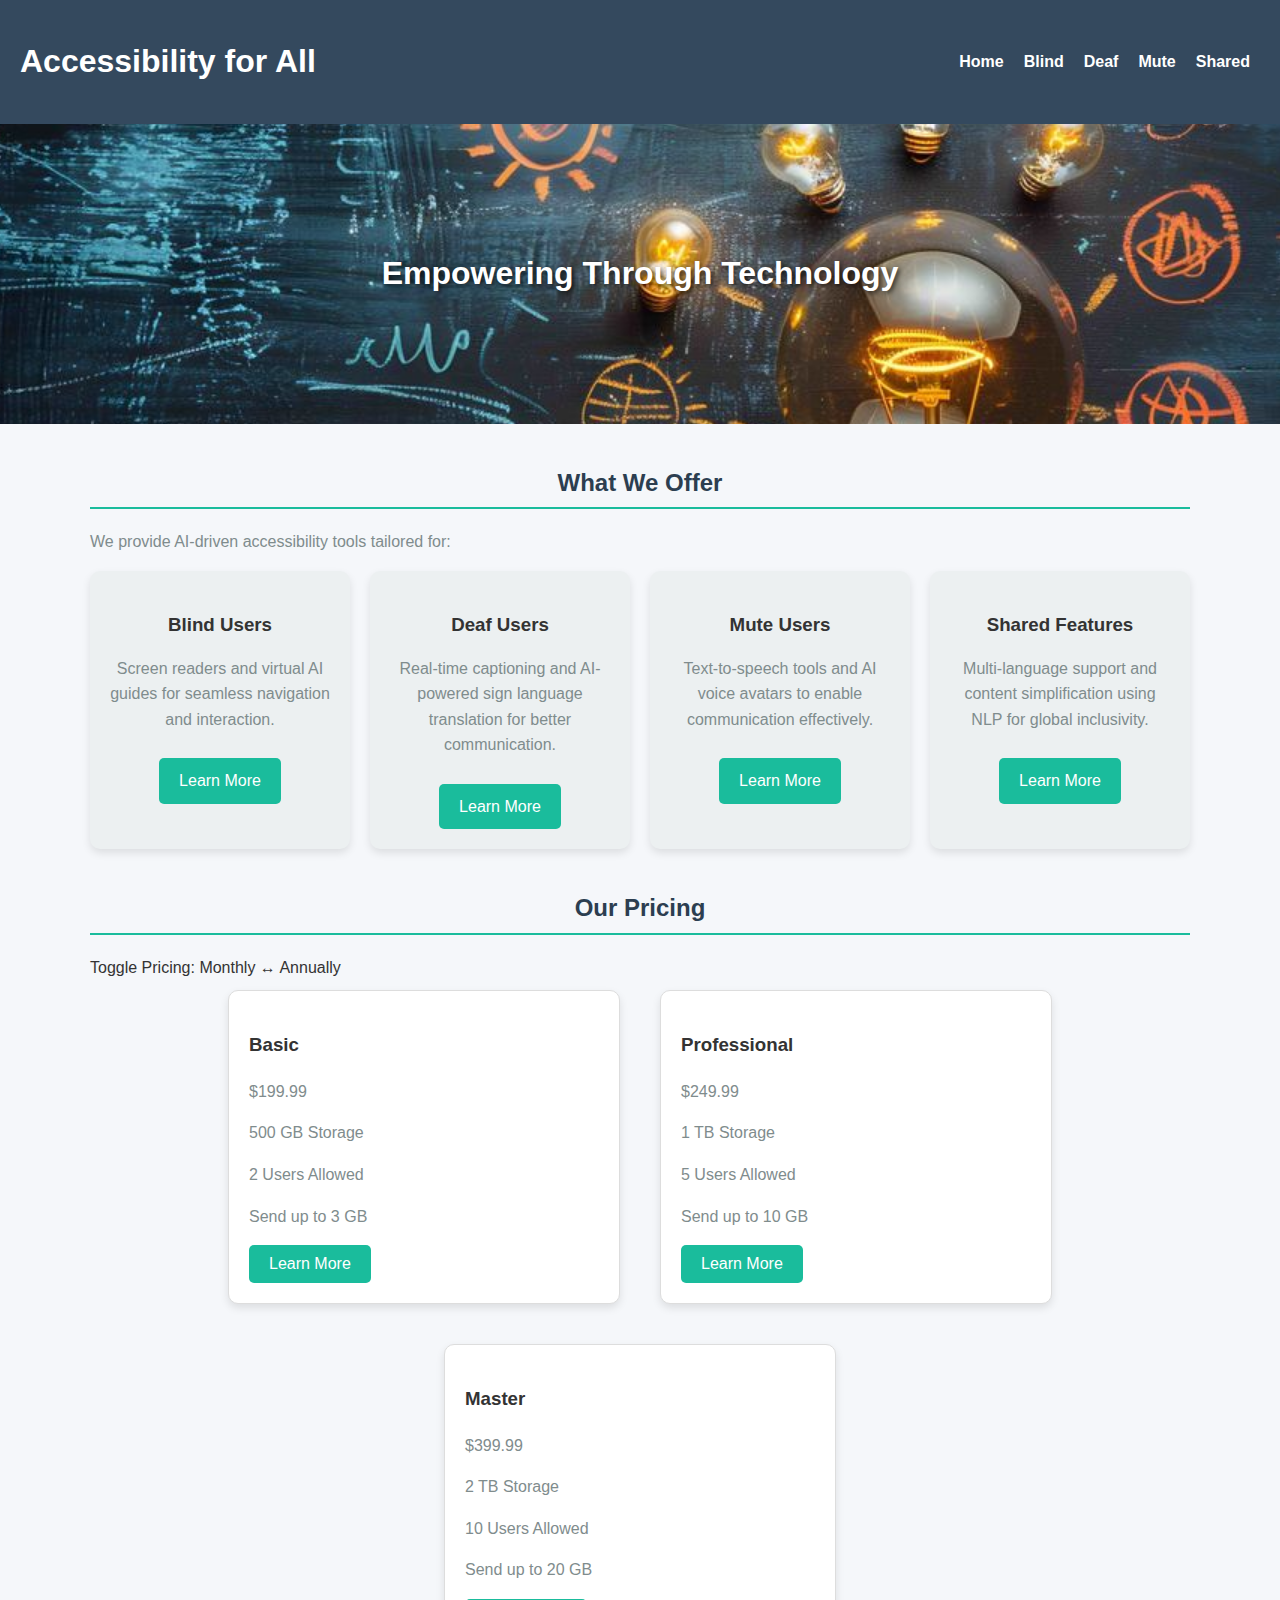
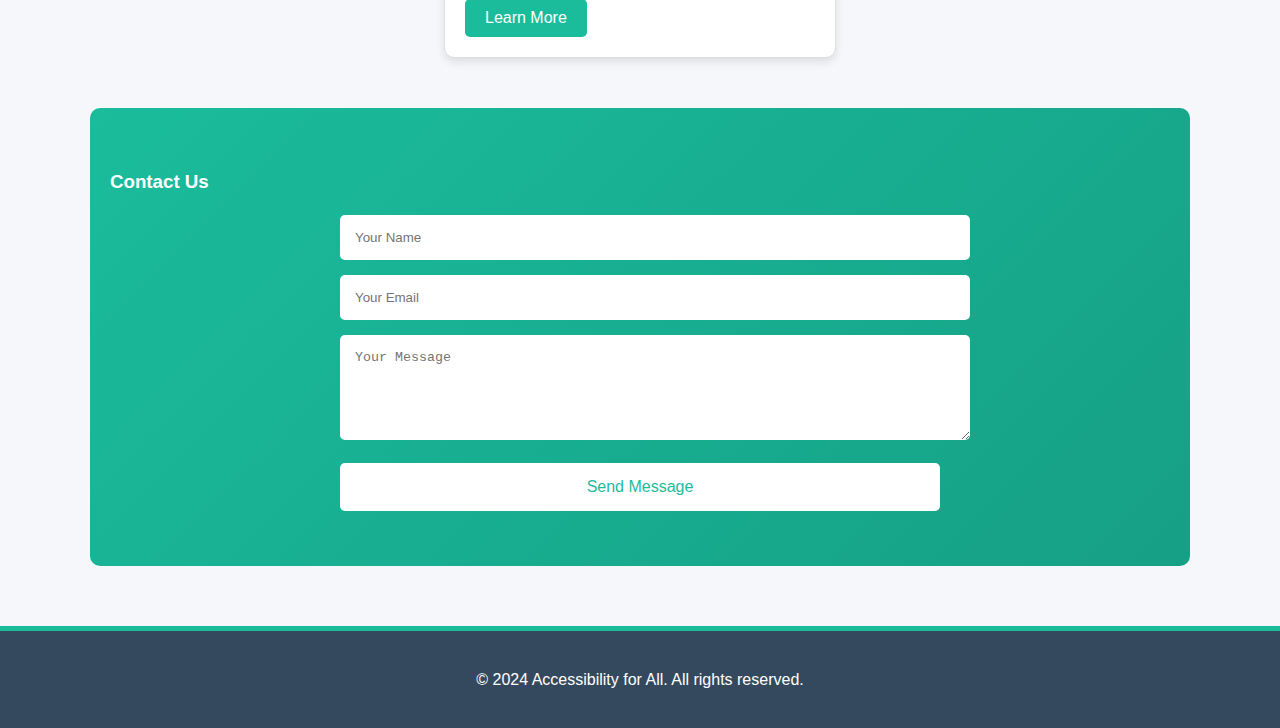
<file: index.html>
<!DOCTYPE html>
<html lang="en">
<head>
    <meta charset="UTF-8">
    <meta name="viewport" content="width=device-width, initial-scale=1.0">
    <title>Accessibility for All</title>
    <style>
        /* General Styling */
        body {
            font-family: Arial, sans-serif;
            margin: 0;
            padding: 0;
            line-height: 1.6;
            background: #f5f7fa;
            color: #333;
        }
    
        /* Navbar Styling */
        nav {
            background-color: #34495e;
            color: white;
            padding: 15px 20px;
            display: flex;
            justify-content: space-between;
            align-items: center;
            flex-wrap: wrap; /* Allows wrapping on smaller screens */
        }
    
        nav ul {
            list-style: none;
            display: flex;
            margin: 0;
            padding: 0;
            flex-wrap: wrap; /* Wraps items on smaller screens */
        }
    
        nav ul li {
            margin: 0 10px; /* Adjusted for tighter spacing */
        }
    
        nav ul li a {
            text-decoration: none;
            color: white;
            font-weight: bold;
            transition: color 0.3s ease;
        }
    
        nav ul li a:hover {
            color: #1abc9c;
        }
    
        /* Parallax Section */
        .parallax {
            background-image: url('emp.jpg'); /* Replace with your image */
            height: 300px;
            background-attachment: fixed;
            background-position: center;
            background-repeat: no-repeat;
            background-size: cover;
            display: flex;
            justify-content: center;
            align-items: center;
            text-align: center; /* Ensures text remains centered */
        }
    
        .parallax h2 {
            color: white;
            font-size: 2em;
            text-shadow: 2px 2px 5px rgba(0, 0, 0, 0.7);
            padding: 0 10px; /* For better spacing on smaller screens */
        }
    
        /* Content Styling */
        .container {
            max-width: 1100px;
            margin: auto;
            padding: 20px;
        }
    
        section {
            margin-bottom: 40px;
        }
    
        section h2 {
            color: #2c3e50;
            border-bottom: 2px solid #1abc9c;
            padding-bottom: 5px;
            text-align: center;
        }
    
        section p {
            color: #7f8c8d;
        }
    
        /* Features Section */
        .features {
            display: grid;
            grid-template-columns: repeat(auto-fit, minmax(250px, 1fr));
            gap: 20px;
        }
    
        .feature {
            background: #ecf0f1;
            padding: 20px;
            border-radius: 10px;
            box-shadow: 0 4px 8px rgba(0, 0, 0, 0.1);
            text-align: center;
            transition: transform 0.3s ease, box-shadow 0.3s ease;
        }
    
        .feature:hover {
            transform: scale(1.05);
            box-shadow: 0 8px 16px rgba(0, 0, 0, 0.2);
        }
    
        .feature h3 {
            margin-bottom: 10px;
        }
    
        .feature p {
            color: #7f8c8d;
        }
    
        .feature a {
            text-decoration: none;
            color: white;
            background: #1abc9c;
            padding: 10px 20px;
            border-radius: 5px;
            display: inline-block;
            margin-top: 10px;
            transition: background 0.3s ease;
        }
    
        .feature a:hover {
            background: #16a085;
        }
    
        /* Buttons */
        .btn {
            background: #1abc9c;
            color: white;
            padding: 10px 20px;
            border: none;
            border-radius: 5px;
            cursor: pointer;
            font-size: 1rem;
            transition: background 0.3s ease, transform 0.2s ease;
            display: inline-block;
        }
    
        .btn:hover {
            background: #16a085;
            transform: translateY(-2px);
        }
    
        .btn:active {
            transform: translateY(0);
        }
    
        /* Pricing Section */
        .pricing-section {
            margin: 40px 0;
        }
    
        .cards {
            display: flex;
            justify-content: center;
            flex-wrap: wrap;
            gap: 20px;
        }
    
        .card {
            background: white;
            border: 1px solid #ddd;
            padding: 20px;
            margin: 10px;
            border-radius: 10px;
            box-shadow: 0 4px 8px rgba(0, 0, 0, 0.1);
            transition: transform 0.3s;
            flex: 1 1 calc(33.333% - 20px); /* Three cards per row */
            max-width: 350px;
        }
    
        .card:hover {
            transform: scale(1.05);
        }
    
        /* Contact Us Section */
        .contact-us {
            background: linear-gradient(135deg, #1abc9c, #16a085);
            color: white;
            padding: 40px 20px;
            border-radius: 10px;
        }
    
        .contact-us form {
            max-width: 600px;
            margin: auto;
        }
    
        .contact-us input,
        .contact-us textarea,
        .contact-us button {
            width: 100%;
            margin-bottom: 15px;
            padding: 15px;
            border: none;
            border-radius: 5px;
        }
    
        .contact-us button {
            background: white;
            color: #1abc9c;
            font-size: 1rem;
            cursor: pointer;
            transition: background 0.3s ease, color 0.3s ease;
        }
    
        .contact-us button:hover {
            background: #1abc9c;
            color: white;
        }
    
        /* Footer Styling */
        footer {
            background: #34495e;
            color: white;
            text-align: center;
            padding: 20px 0;
            border-top: 5px solid #1abc9c;
        }
    
        /* Media Queries */
        @media (max-width: 1024px) {
            .parallax {
                height: 250px;
            }
    
            .parallax h2 {
                font-size: 1.8em;
            }
    
            .cards .card {
                flex: 1 1 calc(50% - 20px); /* Two cards per row */
            }
    
            .features {
                grid-template-columns: repeat(auto-fit, minmax(200px, 1fr));
            }
        }
    
        @media (max-width: 768px) {
            nav ul {
                flex-direction: column;
                align-items: center;
                gap: 10px;
            }
    
            .parallax {
                height: 200px;
            }
    
            .parallax h2 {
                font-size: 1.5em;
            }
    
            .cards .card {
                flex: 1 1 calc(100% - 20px); /* One card per row */
            }
        }
    
        @media (max-width: 480px) {
            .parallax {
                height: 150px;
            }
    
            .parallax h2 {
                font-size: 1.2em;
            }
    
            .contact-us {
                padding: 20px;
            }
    
            .contact-us input,
            .contact-us textarea,
            .contact-us button {
                padding: 10px;
            }
        }
    </style>
    
</head>
<body>
    <!-- Navbar -->
    <nav>
        <h1>Accessibility for All</h1>
        <ul>
            <li><a href="index.html">Home</a></li>
            <li><a href="blind-users/screen-reader/index.html">Blind</a></li>
            <li><a href="deaf-users/real-time-captioning/index.html">Deaf</a></li>
            <li><a href="mute-users/text-to-speech/index.html">Mute</a></li>
            <li><a href="shared-features/multilanguage/index.html">Shared</a></li>
        </ul>
    </nav>

    <!-- Parallax Section -->
    <div class="parallax">
        <h2>Empowering Through Technology</h2>
    </div>

    <!-- Main Content -->
    <div class="container">
        <section>
            <h2>What We Offer</h2>
            <p>We provide AI-driven accessibility tools tailored for:</p>
            <div class="features">
                <div class="feature">
                    <h3>Blind Users</h3>
                    <p>Screen readers and virtual AI guides for seamless navigation and interaction.</p>
                    <a href="blind-users/screen-reader/index.html">Learn More</a>
                </div>
                <div class="feature">
                    <h3>Deaf Users</h3>
                    <p>Real-time captioning and AI-powered sign language translation for better communication.</p>
                    <a href="deaf-users/real-time-captioning/index.html">Learn More</a>
                </div>
                <div class="feature">
                    <h3>Mute Users</h3>
                    <p>Text-to-speech tools and AI voice avatars to enable communication effectively.</p>
                    <a href="mute-users/text-to-speech/index.html">Learn More</a>
                </div>
                <div class="feature">
                    <h3>Shared Features</h3>
                    <p>Multi-language support and content simplification using NLP for global inclusivity.</p>
                    <a href="shared-features/multilanguage/index.html">Learn More</a>
                </div>
            </div>
        </section>

        <!-- Pricing Section -->
        <section class="pricing-section">
            <h2>Our Pricing</h2>
            <div class="toggle">
                <div class="sub">
                    <span class="circle" id="toggle-circle"></span>
                </div>
                <label>Toggle Pricing: Monthly ↔ Annually</label>
            </div>
            <div class="cards">
                <div class="card">
                    <h3>Basic</h3>
                    <p class="price" id="basic-price">$199.99</p>
                    <p>500 GB Storage</p>
                    <p>2 Users Allowed</p>
                    <p>Send up to 3 GB</p>
                    <button class="btn">Learn More</button>
                </div>
                <div class="card">
                    <h3>Professional</h3>
                    <p class="price" id="professional-price">$249.99</p>
                    <p>1 TB Storage</p>
                    <p>5 Users Allowed</p>
                    <p>Send up to 10 GB</p>
                    <button class="btn">Learn More</button>
                </div>
                <div class="card">
                    <h3>Master</h3>
                    <p class="price" id="master-price">$399.99</p>
                    <p>2 TB Storage</p>
                    <p>10 Users Allowed</p>
                    <p>Send up to 20 GB</p>
                    <button class="btn">Learn More</button>
                </div>
            </div>
        </section>

        <!-- Contact Us -->
        <section class="contact-us">
            <h3>Contact Us</h3>
            <form>
                <input type="text" placeholder="Your Name" required>
                <input type="email" placeholder="Your Email" required>
                <textarea placeholder="Your Message" rows="5" required></textarea>
                <button type="submit">Send Message</button>
            </form>
        </section>
    </div>

    <!-- Footer -->
    <footer>
        <p>&copy; 2024 Accessibility for All. All rights reserved.</p>
    </footer>

    <script>
        const toggleCircle = document.getElementById('toggle-circle');
        const basicPrice = document.getElementById('basic-price');
        const professionalPrice = document.getElementById('professional-price');
        const masterPrice = document.getElementById('master-price');

        toggleCircle.addEventListener('click', () => {
            const isActive = toggleCircle.classList.toggle('active');
            basicPrice.textContent = isActive ? '$19.99' : '$199.99';
            professionalPrice.textContent = isActive ? '$24.99' : '$249.99';
            masterPrice.textContent = isActive ? '$39.99' : '$399.99';
        });
    </script>
</body>
</html>
</file>
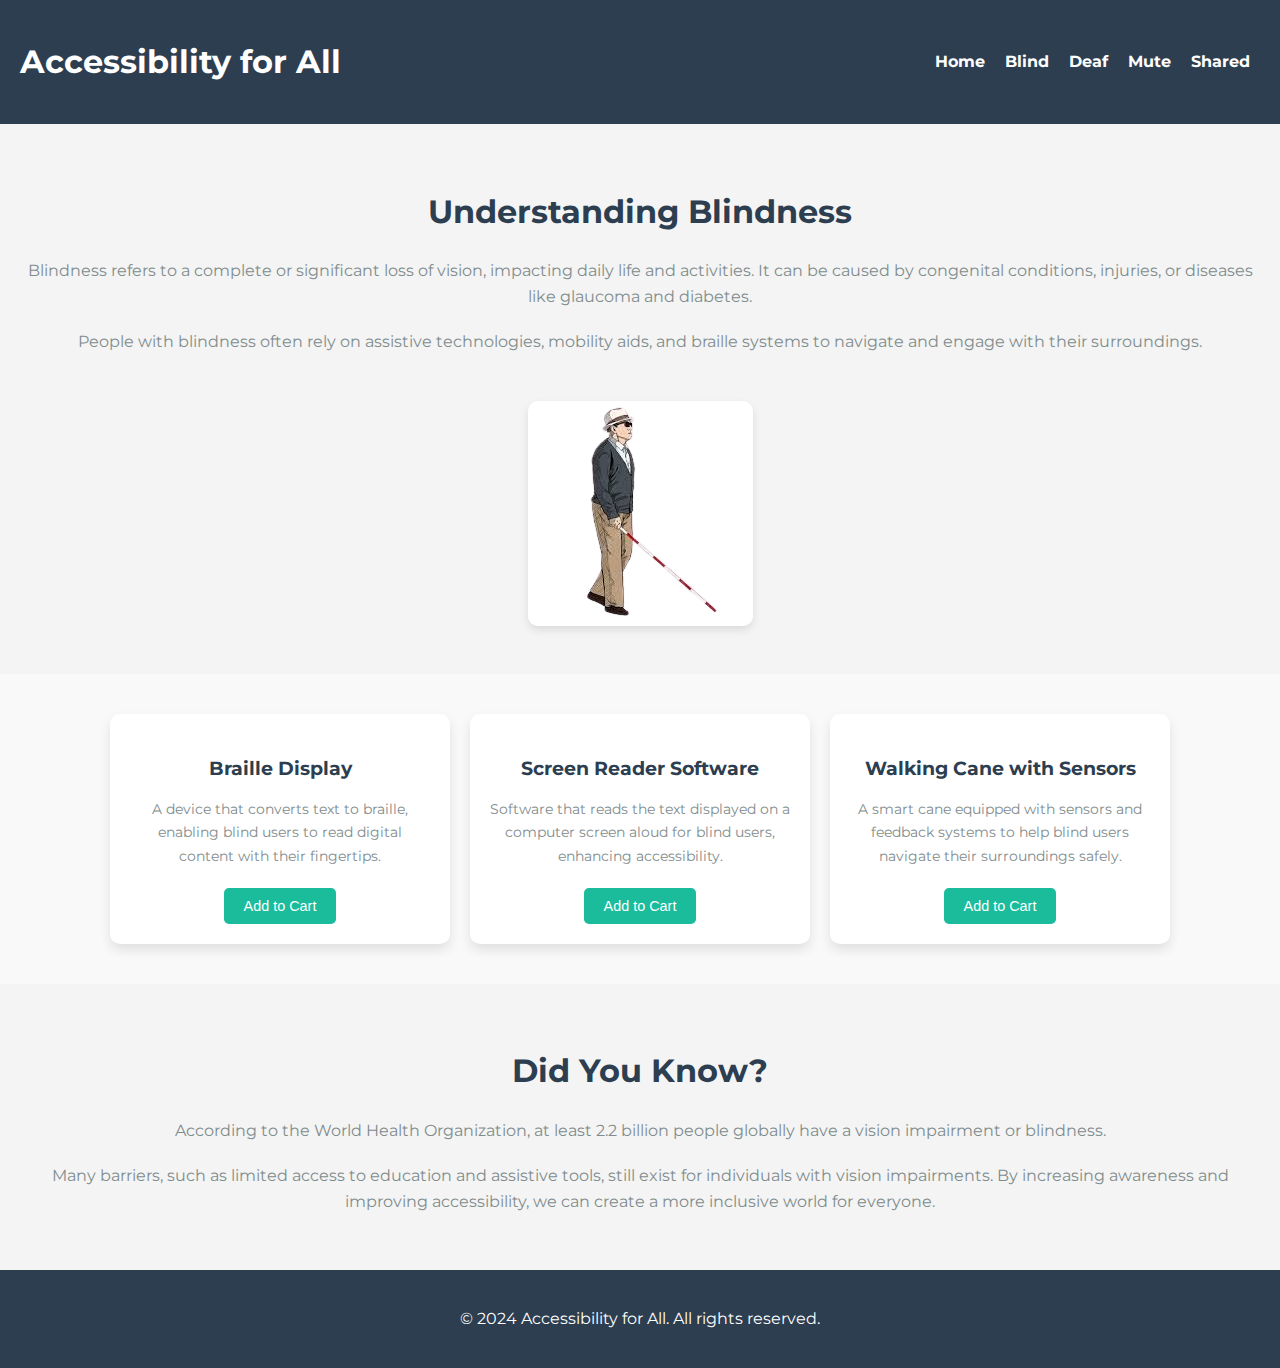
<file: blind-users/screen-reader/index.html>
<!DOCTYPE html>
<html lang="en">
<head>
    <meta charset="UTF-8">
    <meta name="viewport" content="width=device-width, initial-scale=1.0">
    <title>Blind Accessibility</title>
    <link rel="stylesheet" href="https://fonts.googleapis.com/css2?family=Montserrat:wght@700&display=swap">
    <style>
        /* General Styling */
        body {
            font-family: 'Montserrat', sans-serif;
            margin: 0;
            padding: 0;
            line-height: 1.6;
            background-color: #f9f9f9;
            color: #2c3e50;
        }

        /* Navbar */
        nav {
            background-color: #2c3e50;
            color: white;
            padding: 15px 20px;
            display: flex;
            justify-content: space-between;
            align-items: center;
            flex-wrap: wrap;
        }

        nav ul {
            list-style: none;
            display: flex;
            margin: 0;
            padding: 0;
            flex-wrap: wrap;
            justify-content: center;
        }

        nav ul li {
            margin: 0 10px;
        }

        nav ul li a {
            text-decoration: none;
            color: white;
            font-weight: bold;
            font-size: 1rem;
            transition: color 0.3s ease;
        }

        nav ul li a:hover {
            color: #1abc9c;
        }

        /* Hero Section */
        .hero {
            background-color: #f4f4f4;
            padding: 40px 20px;
            text-align: center;
        }

        .hero h1 {
            font-size: 2rem;
            color: #2c3e50;
        }

        .hero p {
            font-size: 1rem;
            color: #7f8c8d;
            margin-top: 20px;
        }

        .hero img {
            margin-top: 30px;
            max-width: 100%;
            height: auto;
            border-radius: 10px;
            box-shadow: 0 4px 8px rgba(0, 0, 0, 0.1);
        }

        /* Cards Section */
        .cards {
            display: flex;
            justify-content: center;
            align-items: center;
            flex-wrap: wrap;
            margin: 40px auto;
            max-width: 1200px;
            gap: 20px;
        }

        .card {
            background-color: white;
            border-radius: 10px;
            box-shadow: 0 6px 12px rgba(0, 0, 0, 0.1);
            padding: 20px;
            text-align: center;
            flex: 1 1 calc(33.333% - 20px);
            max-width: 300px;
            transition: transform 0.3s ease, box-shadow 0.3s ease;
        }

        .card:hover {
            transform: translateY(-5px);
            box-shadow: 0 10px 20px rgba(0, 0, 0, 0.2);
        }

        .card h3 {
            font-size: 1.2rem;
            color: #2c3e50;
            margin-bottom: 15px;
        }

        .card p {
            font-size: 0.9rem;
            color: #7f8c8d;
            margin-bottom: 20px;
        }

        .card button {
            padding: 10px 20px;
            font-size: 0.9rem;
            color: white;
            background-color: #1abc9c;
            border: none;
            border-radius: 5px;
            cursor: pointer;
            transition: background-color 0.3s ease;
        }

        .card button:hover {
            background-color: #16a085;
        }

        /* Footer */
        footer {
            background-color: #2c3e50;
            color: white;
            text-align: center;
            padding: 20px 0;
        }

        footer p {
            font-size: 1rem;
        }
    </style>
</head>
<body>
    <!-- Navbar -->
    <nav>
        <h1>Accessibility for All</h1>
        <ul>
            <li><a href="index.html">Home</a></li>
            <li><a href="../../index.html">Blind</a></li>
            <li><a href="../../index.html">Deaf</a></li>
            <li><a href="../../index.html">Mute</a></li>
            <li><a href="../../index.html">Shared</a></li>
        </ul>
    </nav>

    <!-- Hero Section -->
    <section class="hero">
        <h1>Understanding Blindness</h1>
        <p>
            Blindness refers to a complete or significant loss of vision, impacting daily life and activities.
            It can be caused by congenital conditions, injuries, or diseases like glaucoma and diabetes.
        </p>
        <p>
            People with blindness often rely on assistive technologies, mobility aids, and braille systems to navigate and engage with their surroundings.
        </p>
        <img src="../../blndr.png" alt="Blind Accessibility Image">
    </section>

    <!-- Cards Section -->
    <section class="cards">
        <div class="card">
            <h3>Braille Display</h3>
            <p>A device that converts text to braille, enabling blind users to read digital content with their fingertips.</p>
            <button onclick="addToCart('Braille Display')">Add to Cart</button>
        </div>
        <div class="card">
            <h3>Screen Reader Software</h3>
            <p>Software that reads the text displayed on a computer screen aloud for blind users, enhancing accessibility.</p>
            <button onclick="addToCart('Screen Reader Software')">Add to Cart</button>
        </div>
        <div class="card">
            <h3>Walking Cane with Sensors</h3>
            <p>A smart cane equipped with sensors and feedback systems to help blind users navigate their surroundings safely.</p>
            <button onclick="addToCart('Walking Cane with Sensors')">Add to Cart</button>
        </div>
    </section>

    <!-- New Informative Section -->
    <section class="hero">
        <h1>Did You Know?</h1>
        <p>
            According to the World Health Organization, at least 2.2 billion people globally have a vision impairment or blindness. 
        </p>
        <p>
            Many barriers, such as limited access to education and assistive tools, still exist for individuals with vision impairments. By increasing awareness and improving accessibility, we can create a more inclusive world for everyone.
        </p>
    </section>

    <!-- Footer -->
    <footer>
        <p>&copy; 2024 Accessibility for All. All rights reserved.</p>
    </footer>

    <!-- JavaScript for Speech Synthesis -->
    <script>
        // Function to speak text
        function speakText(text) {
            const utterance = new SpeechSynthesisUtterance(text);
            utterance.lang = 'en-US';
            utterance.rate = 1; 
            window.speechSynthesis.speak(utterance);
        }

        // Read page content automatically
        document.addEventListener('DOMContentLoaded', () => {
            const textToRead = document.body.innerText;
            speakText(textToRead);
        });

        function addToCart(item) {
            alert(`${item} has been added to your cart.`);
        }
    </script>
</body>
</html>
</file>
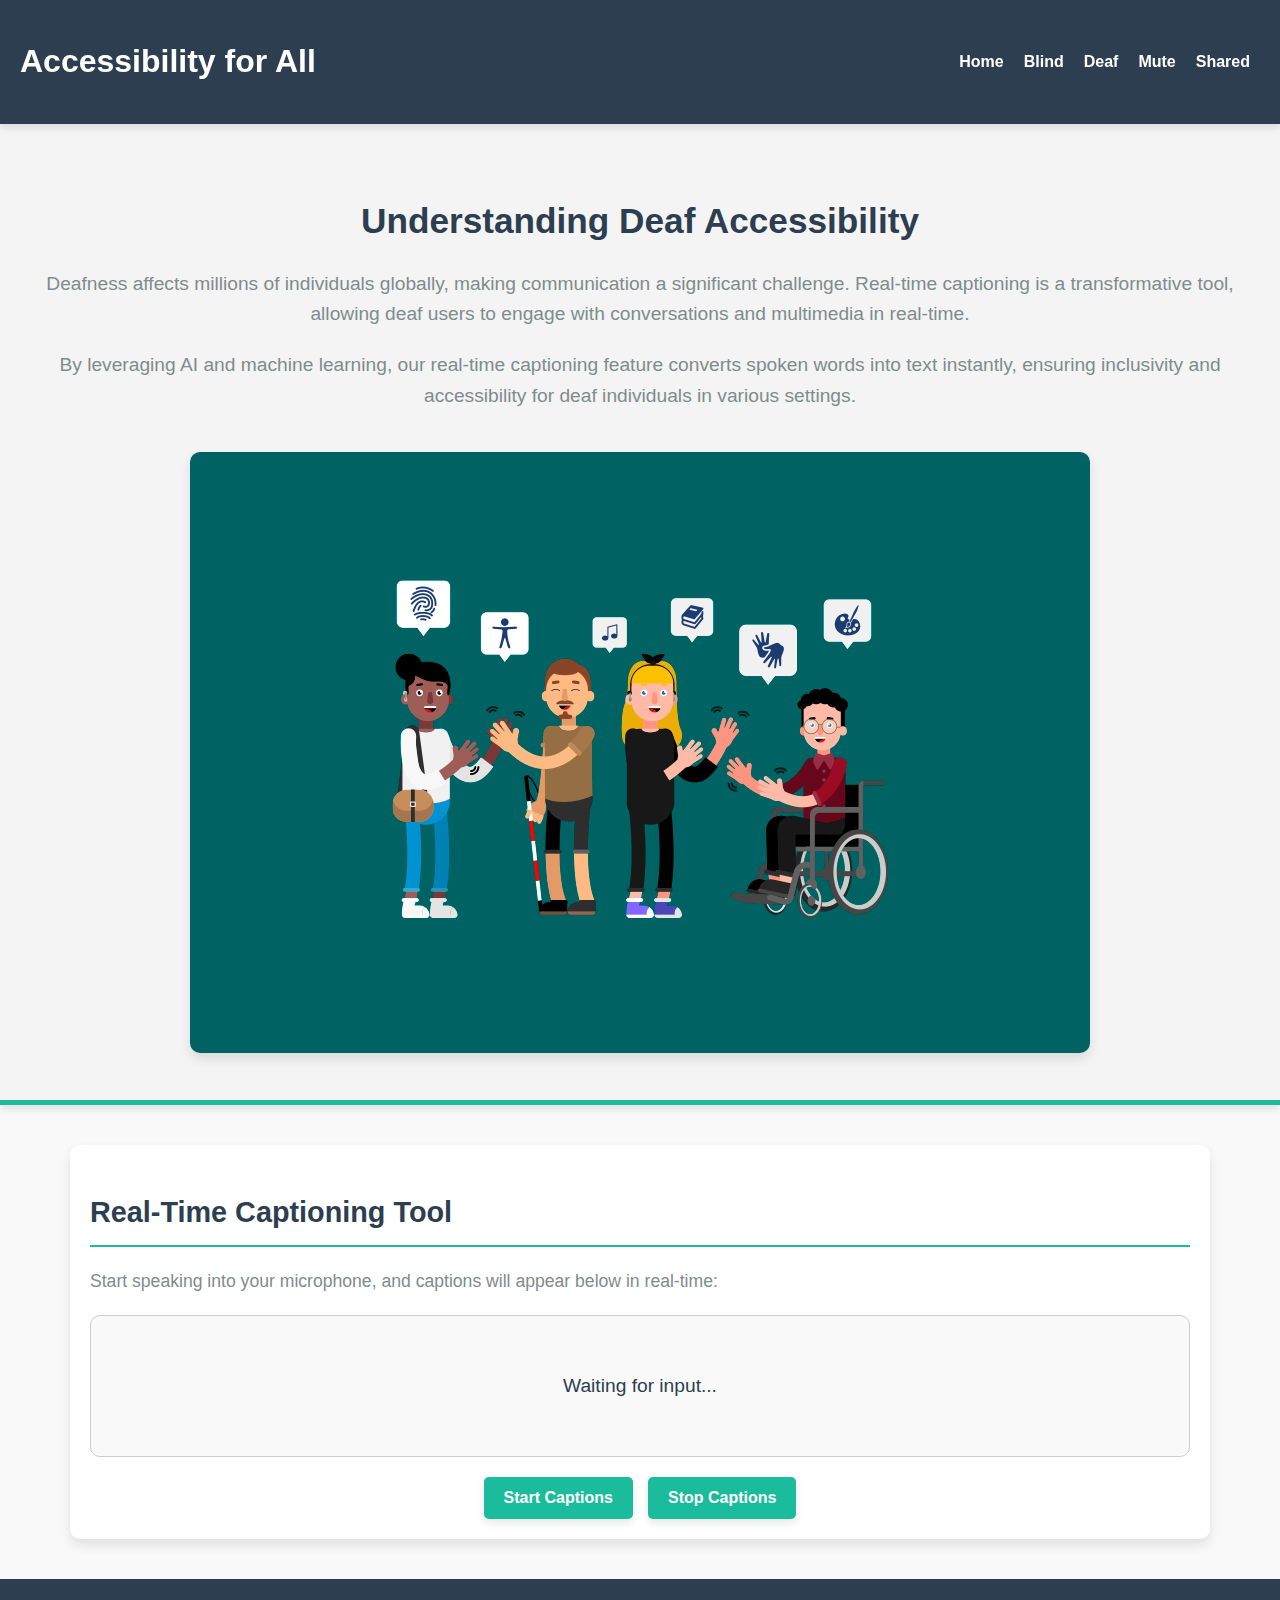
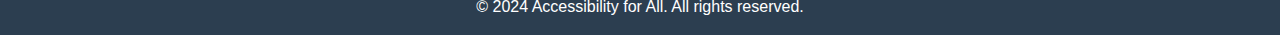
<file: deaf-users/real-time-captioning/index.html>
<!-- /deaf-users/real-time-captioning/index.html -->
<!DOCTYPE html>
<html lang="en">
<head>
    <meta charset="UTF-8">
    <meta name="viewport" content="width=device-width, initial-scale=1.0">
    <title>Accessibility for Deaf Users</title>
    <style>
        /* General Styling */
        body {
            font-family: 'Arial', sans-serif;
            margin: 0;
            padding: 0;
            line-height: 1.6;
            background-color: #f9f9f9;
        }
    
        /* Navbar Styling */
        nav {
            background-color: #2c3e50;
            color: white;
            padding: 15px 20px;
            display: flex;
            justify-content: space-between;
            align-items: center;
            box-shadow: 0 4px 8px rgba(0, 0, 0, 0.1);
            position: sticky;
            top: 0;
            z-index: 1000;
        }
    
        nav ul {
            list-style: none;
            display: flex;
            margin: 0;
            padding: 0;
            flex-wrap: wrap; /* Allows items to wrap on smaller screens */
            justify-content: center;
        }
    
        nav ul li {
            margin: 0 10px; /* Adjusted for better spacing on small screens */
            position: relative;
        }
    
        nav ul li a {
            text-decoration: none;
            color: white;
            font-weight: bold;
            font-size: 1rem;
            padding: 5px 0;
            transition: color 0.3s ease;
        }
    
        nav ul li a:hover {
            color: #1abc9c;
            text-decoration: underline;
        }
    
        /* Hero Section */
        .hero {
            background-color: #f4f4f4;
            padding: 40px 20px;
            text-align: center;
            box-shadow: 0 4px 8px rgba(0, 0, 0, 0.1);
            border-bottom: 5px solid #1abc9c;
        }
    
        .hero h2 {
            font-size: 2.2rem;
            color: #2c3e50;
            margin-bottom: 15px;
        }
    
        .hero p {
            font-size: 1.2rem;
            color: #7f8c8d;
            margin-bottom: 20px;
        }
    
        .hero img {
            max-width: 90%; /* Reduced width for smaller screens */
            height: auto;
            margin-top: 20px;
            border-radius: 10px;
            box-shadow: 0 6px 12px rgba(0, 0, 0, 0.1);
        }
    
        /* Functionality Section */
        .functionality {
            max-width: 1100px;
            margin: 40px auto;
            padding: 20px;
            background: white;
            border-radius: 10px;
            box-shadow: 0 6px 12px rgba(0, 0, 0, 0.1);
        }
    
        .functionality h2 {
            font-size: 1.8rem;
            color: #2c3e50;
            border-bottom: 2px solid #1abc9c;
            padding-bottom: 10px;
            margin-bottom: 20px;
        }
    
        .functionality p {
            color: #7f8c8d;
            font-size: 1.1rem;
            margin-bottom: 20px;
        }
    
        .captions {
            padding: 20px;
            margin-top: 20px;
            border: 1px solid #ccc;
            background: #f9f9f9;
            font-size: 1.2em;
            color: #2c3e50;
            border-radius: 10px;
            min-height: 100px;
            text-align: center;
            display: flex;
            justify-content: center;
            align-items: center;
        }
    
        /* Buttons */
        .buttons {
            display: flex;
            gap: 15px;
            justify-content: center;
            margin-top: 20px;
            flex-wrap: wrap; /* Wraps buttons on smaller screens */
        }
    
        button {
            padding: 12px 20px;
            font-size: 1rem;
            font-weight: bold;
            color: white;
            background: #1abc9c;
            border: none;
            cursor: pointer;
            border-radius: 5px;
            transition: background 0.3s ease, transform 0.3s ease;
            box-shadow: 0 4px 8px rgba(0, 0, 0, 0.1);
        }
    
        button:hover {
            background: #16a085;
            transform: translateY(-3px);
        }
    
        button:active {
            transform: translateY(1px);
        }
    
        /* Footer Styling */
        footer {
            background: #2c3e50;
            color: white;
            text-align: center;
            padding: 15px 0;
            margin-top: 40px;
        }
    
        footer p {
            margin: 0;
            font-size: 1rem;
        }
    
        /* Media Queries */
        @media (max-width: 1024px) {
            .hero h2 {
                font-size: 1.8rem;
            }
    
            .hero p {
                font-size: 1rem;
            }
    
            .functionality h2 {
                font-size: 1.5rem;
            }
    
            .functionality p {
                font-size: 1rem;
            }
    
            .captions {
                font-size: 1rem;
            }
        }
    
        @media (max-width: 768px) {
            .hero h2 {
                font-size: 1.5rem;
            }
    
            .hero p {
                font-size: 0.9rem;
            }
    
            .buttons button {
                padding: 10px 15px;
                font-size: 0.9rem;
            }
    
            nav ul li {
                margin: 0 5px;
            }
    
            .functionality h2 {
                font-size: 1.3rem;
            }
    
            .functionality p {
                font-size: 0.9rem;
            }
        }
    
        @media (max-width: 480px) {
            .hero h2 {
                font-size: 1.2rem;
            }
    
            .hero p {
                font-size: 0.8rem;
            }
    
            .hero img {
                max-width: 100%;
            }
    
            .functionality h2 {
                font-size: 1.1rem;
            }
    
            .functionality p {
                font-size: 0.8rem;
            }
    
            .buttons button {
                padding: 8px 12px;
                font-size: 0.8rem;
            }
        }
    </style>
    
</head>
<body>
    <!-- Navbar -->
    <nav>
        <h1>Accessibility for All</h1>
        <ul>
            <li><a href="index.html">Home</a></li>
            <li><a href="../../index.html">Blind</a></li>
            <li><a href="../../index.html">Deaf</a></li>
            <li><a href="../../index.html">Mute</a></li>
            <li><a href="../../index.html">Shared</a></li>
        </ul>
    </nav>

    <!-- Hero Section -->
    <div class="hero">
        <h2>Understanding Deaf Accessibility</h2>
        <p>
            Deafness affects millions of individuals globally, making communication a significant challenge. 
            Real-time captioning is a transformative tool, allowing deaf users to engage with conversations and multimedia in real-time.
        </p>
        <p>
            By leveraging AI and machine learning, our real-time captioning feature converts spoken words into text instantly, 
            ensuring inclusivity and accessibility for deaf individuals in various settings.
        </p>
        <img src="../../df.png" alt="Deaf Accessibility">
    </div>

    <!-- Functionality Section -->
    <div class="functionality">
        <h2>Real-Time Captioning Tool</h2>
        <p>Start speaking into your microphone, and captions will appear below in real-time:</p>
        <div class="captions" id="captions">Waiting for input...</div>
        <div class="buttons">
            <button id="startCaptions">Start Captions</button>
            <button id="stopCaptions">Stop Captions</button>
        </div>
    </div>

    <!-- Footer -->
    <footer>
        <p>&copy; 2024 Accessibility for All. All rights reserved.</p>
    </footer>

    <!-- JavaScript -->
    <script>
        // Real-Time Captioning Functionality
        const startButton = document.getElementById('startCaptions');
        const stopButton = document.getElementById('stopCaptions');
        const captionsDiv = document.getElementById('captions');

        let recognition;
        if ('SpeechRecognition' in window || 'webkitSpeechRecognition' in window) {
            const SpeechRecognition = window.SpeechRecognition || window.webkitSpeechRecognition;
            recognition = new SpeechRecognition();
            recognition.lang = 'en-US';
            recognition.interimResults = true;

            recognition.onresult = (event) => {
                const transcript = Array.from(event.results)
                    .map(result => result[0])
                    .map(result => result.transcript)
                    .join('');
                captionsDiv.textContent = transcript;
            };

            recognition.onerror = (event) => {
                captionsDiv.textContent = `Error: ${event.error}`;
            };
        } else {
            captionsDiv.textContent = "Speech Recognition is not supported in this browser.";
        }

        // Start Captions
        startButton.addEventListener('click', () => {
            if (recognition) {
                captionsDiv.textContent = "Listening...";
                recognition.start();
            }
        });

        // Stop Captions
        stopButton.addEventListener('click', () => {
            if (recognition) {
                recognition.stop();
                captionsDiv.textContent = "Captions stopped.";
            }
        });
    </script>
</body>
</html>
</file>
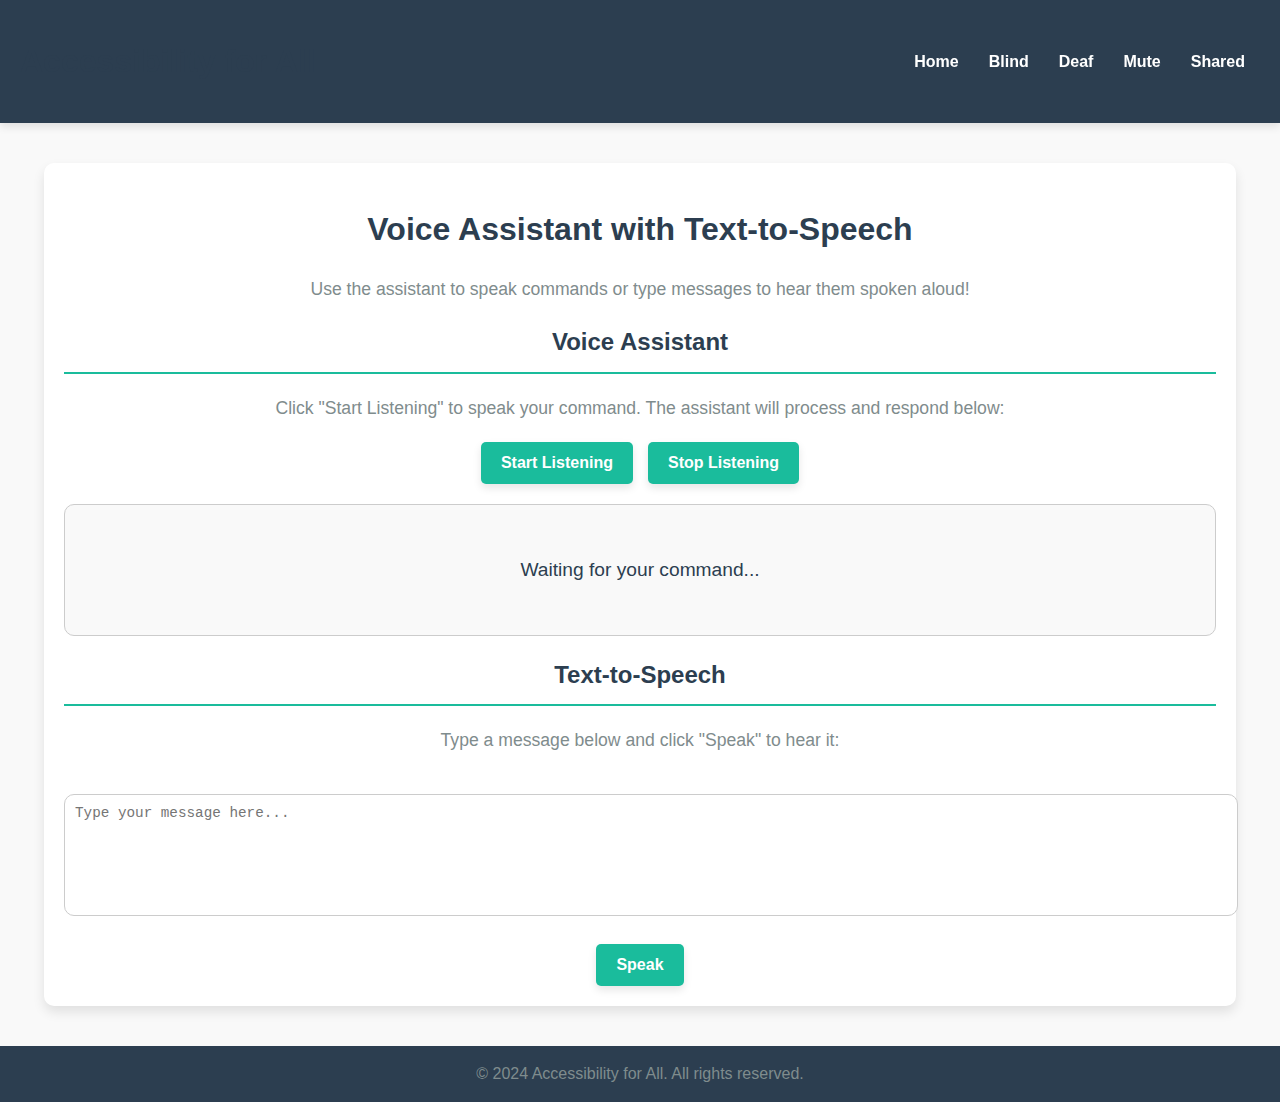
<file: mute-users/text-to-speech/index.html>
<!DOCTYPE html>
<html lang="en">
<head>
    <meta charset="UTF-8">
    <meta name="viewport" content="width=device-width, initial-scale=1.0">
    <title>Voice Assistant with TTS</title>
    <style>
        /* General Styling */
        body {
            font-family: 'Arial', sans-serif;
            margin: 0;
            padding: 0;
            line-height: 1.6;
            background-color: #f9f9f9;
        }
    
        /* Navbar Styling */
        nav {
            background-color: #2c3e50;
            color: white;
            padding: 15px 20px;
            display: flex;
            justify-content: space-between;
            align-items: center;
            box-shadow: 0 4px 8px rgba(0, 0, 0, 0.1);
            position: sticky;
            top: 0;
            z-index: 1000;
        }
    
        nav ul {
            list-style: none;
            display: flex;
            margin: 0;
            padding: 0;
            flex-wrap: wrap; /* Ensure items wrap on small screens */
            justify-content: center;
        }
    
        nav ul li {
            margin: 0 15px;
            position: relative;
        }
    
        nav ul li a {
            text-decoration: none;
            color: white;
            font-weight: bold;
            font-size: 1rem;
            padding: 5px 0;
            transition: color 0.3s ease;
        }
    
        nav ul li a:hover {
            color: #1abc9c;
            text-decoration: underline;
        }
    
        /* Content Section */
        .container {
            max-width: 90%; /* Adjusts width for smaller screens */
            margin: 40px auto;
            padding: 20px;
            background: white;
            border-radius: 10px;
            box-shadow: 0 6px 12px rgba(0, 0, 0, 0.1);
        }
    
        h1, h2 {
            color: #2c3e50;
            text-align: center;
            margin-bottom: 20px;
        }
    
        h2 {
            border-bottom: 2px solid #1abc9c;
            padding-bottom: 10px;
        }
    
        p {
            color: #7f8c8d;
            font-size: 1.1rem;
            margin-bottom: 20px;
            text-align: center;
        }
    
        .output {
            margin: 20px 0;
            padding: 15px;
            background: #f9f9f9;
            border: 1px solid #ccc;
            border-radius: 10px;
            font-size: 1.2em;
            color: #2c3e50;
            text-align: center;
            min-height: 100px;
            display: flex;
            justify-content: center;
            align-items: center;
        }
    
        textarea {
            width: 100%; /* Ensure textarea adjusts to full width */
            height: 100px;
            padding: 10px;
            font-size: 1.1em;
            border: 1px solid #ccc;
            border-radius: 10px;
            margin-top: 20px;
            resize: none;
        }
    
        /* Buttons */
        .buttons {
            display: flex;
            gap: 15px;
            justify-content: center;
            flex-wrap: wrap; /* Wrap buttons on smaller screens */
            margin-top: 20px;
        }
    
        button {
            padding: 12px 20px;
            font-size: 1rem;
            font-weight: bold;
            color: white;
            background: #1abc9c;
            border: none;
            cursor: pointer;
            border-radius: 5px;
            transition: background 0.3s ease, transform 0.3s ease;
            box-shadow: 0 4px 8px rgba(0, 0, 0, 0.1);
        }
    
        button:hover {
            background: #16a085;
            transform: translateY(-3px);
        }
    
        button:active {
            transform: translateY(1px);
        }
    
        /* Footer Styling */
        footer {
            background: #2c3e50;
            color: white;
            text-align: center;
            padding: 15px 0;
            margin-top: 40px;
        }
    
        footer p {
            margin: 0;
            font-size: 1rem;
        }
    
        /* Media Queries for Responsiveness */
        @media (max-width: 1024px) {
            .container {
                padding: 15px;
            }
    
            h2 {
                font-size: 1.5rem;
            }
    
            p {
                font-size: 1rem;
            }
    
            .output {
                font-size: 1rem;
            }
    
            button {
                padding: 10px 18px;
                font-size: 0.9rem;
            }
        }
    
        @media (max-width: 768px) {
            nav ul li {
                margin: 0 10px;
            }
    
            h2 {
                font-size: 1.3rem;
            }
    
            p {
                font-size: 0.9rem;
            }
    
            button {
                padding: 8px 16px;
                font-size: 0.85rem;
            }
        }
    
        @media (max-width: 480px) {
            h1, h2 {
                font-size: 1.2rem;
            }
    
            .container {
                padding: 10px;
            }
    
            p {
                font-size: 0.8rem;
            }
    
            .output {
                font-size: 0.9rem;
            }
    
            button {
                padding: 6px 12px;
                font-size: 0.8rem;
            }
    
            nav ul {
                flex-direction: column; /* Stack menu items */
            }
    
            nav ul li {
                margin: 10px 0;
            }
        }
    </style>
    
    </style>
</head>
<body>
    <!-- Navbar -->
    <nav>
        <h1>Accessibility for All</h1>
        <ul>
            <li><a href="index.html">Home</a></li>
            <li><a href="../../index.html">Blind</a></li>
            <li><a href="../../index.html">Deaf</a></li>
            <li><a href="../../index.html">Mute</a></li>
            <li><a href="../../index.html">Shared</a></li>
        </ul>
    </nav>

    <!-- Content -->
    <div class="container">
        <h1>Voice Assistant with Text-to-Speech</h1>
        <p>Use the assistant to speak commands or type messages to hear them spoken aloud!</p>

        <!-- Voice Assistant -->
        <h2>Voice Assistant</h2>
        <p>Click "Start Listening" to speak your command. The assistant will process and respond below:</p>
        <div class="buttons">
            <button id="startListening">Start Listening</button>
            <button id="stopListening">Stop Listening</button>
        </div>
        <div class="output" id="voiceOutput">Waiting for your command...</div>

        <!-- Text-to-Speech -->
        <h2>Text-to-Speech</h2>
        <p>Type a message below and click "Speak" to hear it:</p>
        <textarea id="messageInput" placeholder="Type your message here..."></textarea>
        <div class="buttons">
            <button id="speakButton">Speak</button>
        </div>
    </div>

    <!-- Footer -->
    <footer>
        <p>&copy; 2024 Accessibility for All. All rights reserved.</p>
    </footer>

    <script>
        // Voice Assistant Functionality
        const startListeningButton = document.getElementById('startListening');
        const stopListeningButton = document.getElementById('stopListening');
        const voiceOutput = document.getElementById('voiceOutput');
    
        let recognition;
        if ('SpeechRecognition' in window || 'webkitSpeechRecognition' in window) {
            const SpeechRecognition = window.SpeechRecognition || window.webkitSpeechRecognition;
            recognition = new SpeechRecognition();
            recognition.lang = 'en-US';
            recognition.interimResults = false;
    
            recognition.onstart = () => {
                voiceOutput.textContent = 'Listening for your command...';
            };
    
            recognition.onresult = (event) => {
                const command = event.results[0][0].transcript.toLowerCase();
                voiceOutput.textContent = `You said: "${command}"`;
                processCommand(command);  // Process the command here
            };
    
            recognition.onerror = (event) => {
                voiceOutput.textContent = `Error: ${event.error}`;
            };
    
            recognition.onend = () => {
                voiceOutput.textContent += ' (Listening stopped)';
            };
        } else {
            voiceOutput.textContent = 'Speech Recognition is not supported in this browser.';
        }
    
        // Start Listening
        startListeningButton.addEventListener('click', () => {
            if (recognition) {
                recognition.start();
            }
        });
    
        // Stop Listening
        stopListeningButton.addEventListener('click', () => {
            if (recognition) {
                recognition.stop();
            }
        });
    
        // Process Commands
        const processCommand = (command) => {
            const utterance = new SpeechSynthesisUtterance();
            console.log("Processing command: ", command); // Debugging line
    
            // Match commands to their respective pages
            if (command.includes('take me to blind')) {
                utterance.text = "Navigating to the Blind Users section.";
                window.speechSynthesis.speak(utterance);
                setTimeout(() => window.location.href = "../../blind-users/index.html", 2000);
            } else if (command.includes('take me to deaf')) {
                utterance.text = "Navigating to the Deaf Users section.";
                window.speechSynthesis.speak(utterance);
                setTimeout(() => window.location.href = "../../deaf-users/index.html", 2000);
            } else if (command.includes('take me to mute')) {
                utterance.text = "Navigating to the Mute Users section.";
                window.speechSynthesis.speak(utterance);
                setTimeout(() => window.location.href = "../../mute-users/index.html", 2000);
            } else if (command.includes('take me to shared')) {
                utterance.text = "Navigating to the Shared Features section.";
                window.speechSynthesis.speak(utterance);
                setTimeout(() => window.location.href = "../../shared-features/index.html", 2000);
            } else if (command.includes('hello')) {
                utterance.text = "Hello! How can I assist you today?";
            } else if (command.includes('how are you')) {
                utterance.text = "I'm just a program, but I'm here to help!";
            } else if (command.includes('time')) {
                const currentTime = new Date().toLocaleTimeString();
                utterance.text = `The current time is ${currentTime}.`;
            } else if (command.includes('date')) {
                const currentDate = new Date().toLocaleDateString();
                utterance.text = `Today's date is ${currentDate}.`;
            } else {
                utterance.text = "Sorry, I didn't understand that.";
            }
    
            // Speak out the response
            window.speechSynthesis.speak(utterance);
        };
    
        // Text-to-Speech Functionality
        const speakButton = document.getElementById('speakButton');
        const messageInput = document.getElementById('messageInput');
    
        speakButton.addEventListener('click', () => {
            const message = messageInput.value.trim();
            if (!message) {
                alert('Please enter a message to speak.');
                return;
            }
            const utterance = new SpeechSynthesisUtterance(message);
            utterance.lang = 'en-US';
            window.speechSynthesis.speak(utterance);
        });
    </script>
    
</body>
</html>
</file>
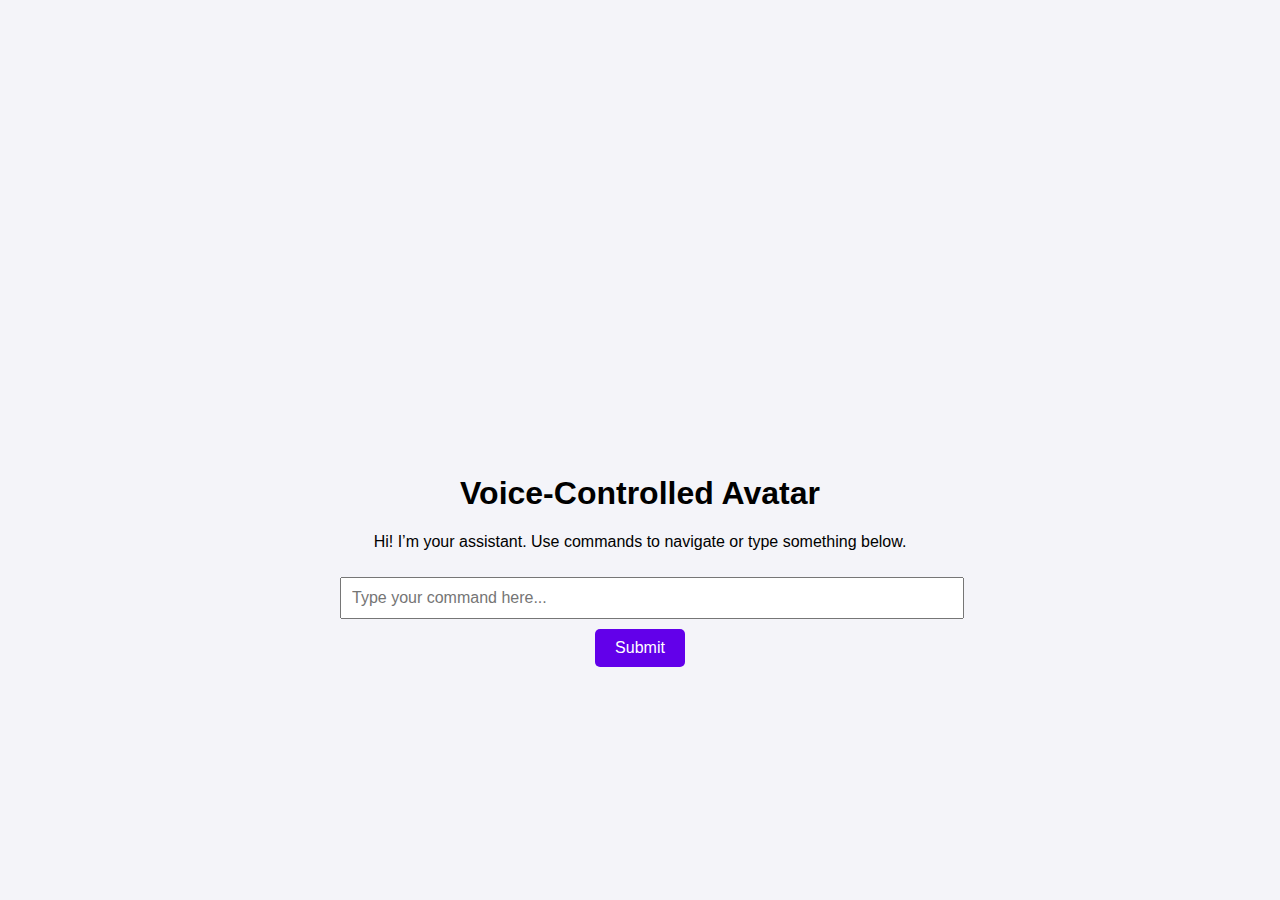
<file: mute-users/voice-controlled-avatar/index.html>
<!DOCTYPE html>
<html lang="en">
<head>
    <meta charset="UTF-8">
    <meta name="viewport" content="width=device-width, initial-scale=1.0">
    <title>Voice-Controlled Avatar</title>
    <style>
        body {
            font-family: Arial, sans-serif;
            margin: 0;
            padding: 0;
            display: flex;
            flex-direction: column;
            align-items: center;
            justify-content: center;
            height: 100vh;
            background: #f4f4f9;
        }
        #avatar {
            width: 200px;
            height: 200px;
            background: url('https://i.imgur.com/iwgQmKl.png') no-repeat center;
            background-size: cover;
            border-radius: 50%;
            margin-bottom: 20px;
        }
        #chat {
            width: 80%;
            max-width: 600px;
            text-align: center;
        }
        #userInput {
            width: 100%;
            padding: 10px;
            margin-top: 10px;
            font-size: 16px;
        }
        button {
            padding: 10px 20px;
            margin-top: 10px;
            font-size: 16px;
            background-color: #6200ea;
            color: white;
            border: none;
            border-radius: 5px;
            cursor: pointer;
        }
        button:hover {
            background-color: #3700b3;
        }
    </style>
</head>
<body>
    <div id="avatar"></div>
    <div id="chat">
        <h1>Voice-Controlled Avatar</h1>
        <p id="botResponse">Hi! I’m your assistant. Use commands to navigate or type something below.</p>
        <input type="text" id="userInput" placeholder="Type your command here...">
        <button onclick="handleCommand()">Submit</button>
    </div>

    <script>
         // Function to process user commands
function handleCommand() {
    const input = document.getElementById("userInput").value.toLowerCase().trim();
    const botResponse = document.getElementById("botResponse");

    if (!input) {
        botResponse.textContent = "Please type a command!";
        return;
    }

    // Recognized commands
    const commands = {
        "go to screen reader": "../blind-users/screen-reader/index.html",
        "go to virtual guide": "../blind-users/virtual-guide/index.html",
        "go to real-time captioning": "../deaf-users/real-time-captioning/index.html",
        "go to sign language translation": "../deaf-users/sign-language-translation/index.html",
        "go to text to speech": "../mute-users/text-to-speech/index.html",
        "go to voice-controlled avatar": "../mute-users/voice-controlled-avatar/index.html",
        "go to content simplification": "../shared-features/content-simplification/index.html",
        "go to multilanguage": "../shared-features/multilanguage/index.html"
    };

    // Check if command exists
    if (commands[input]) {
        botResponse.textContent = `Navigating to ${input}...`;
        speak(`Navigating to ${input}.`);
        // Redirect to the corresponding page
        setTimeout(() => {
            window.location.href = commands[input];
        }, 2000); // Delay to allow TTS to finish
    } else {
        botResponse.textContent = "Sorry, I don't recognize that command.";
        speak("Sorry, I don't recognize that command.");
    }

    // Clear input field
    document.getElementById("userInput").value = "";
}

// Function to make the bot speak
function speak(text) {
    const utterance = new SpeechSynthesisUtterance(text);
    utterance.lang = "en-US";
    utterance.pitch = 1;
    utterance.rate = 1;
    utterance.volume = 1;
    window.speechSynthesis.speak(utterance);
}

    </script>
</body>
</html>
</file>
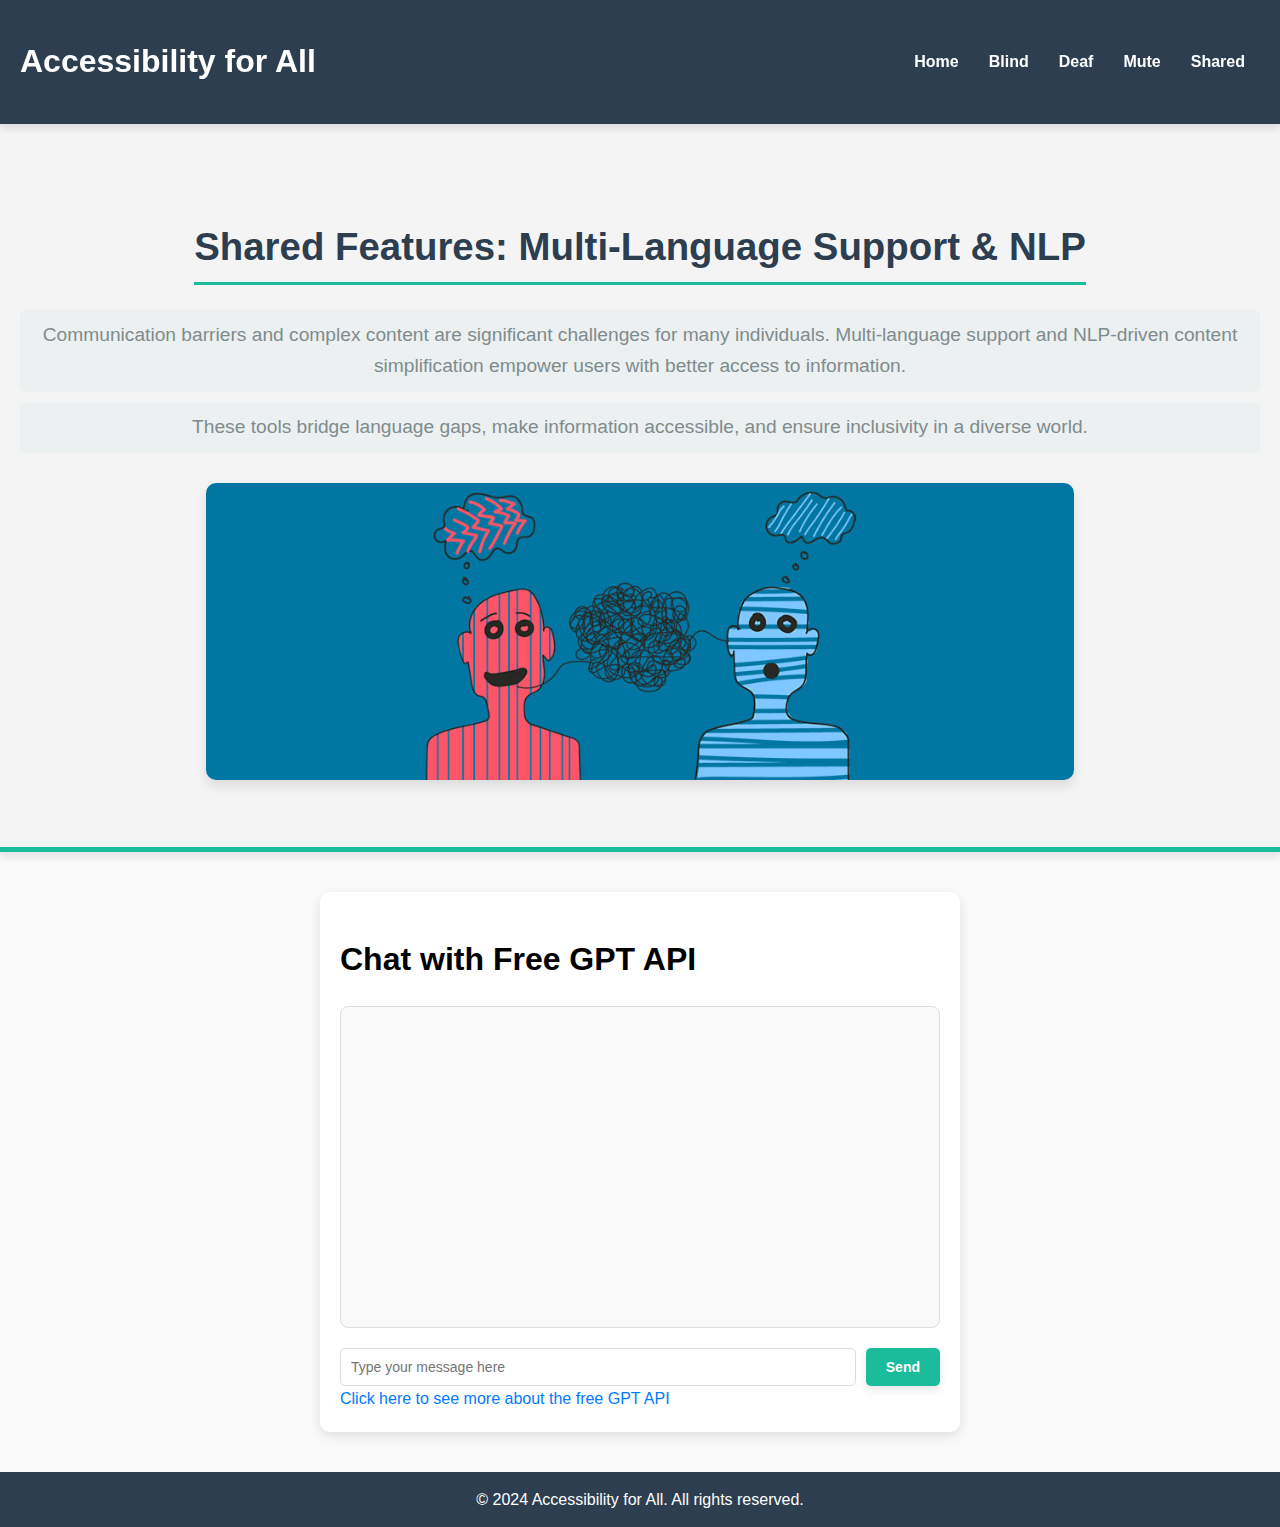
<file: shared-features/multilanguage/index.html>
<!DOCTYPE html>
<html lang="en">
<head>
    <meta charset="UTF-8">
    <meta name="viewport" content="width=device-width, initial-scale=1.0">
    <title>Shared Features: Multi-Language & NLP</title>
    <style>
        /* General Styling */
        body {
            font-family: 'Arial', sans-serif;
            margin: 0;
            padding: 0;
            line-height: 1.6;
            background-color: #f9f9f9;
        }

         /* Navbar Styling */
    nav {
        background-color: #2c3e50;
        color: white;
        padding: 15px 20px;
        display: flex;
        justify-content: space-between;
        align-items: center;
        box-shadow: 0 4px 8px rgba(0, 0, 0, 0.1);
        position: sticky;
        top: 0;
        z-index: 1000;
        flex-wrap: wrap; /* Allows items to wrap */
    }

    nav ul {
        list-style: none;
        display: flex;
        margin: 0;
        padding: 0;
        flex-wrap: wrap; /* Ensures menu items wrap on smaller screens */
        justify-content: center;
    }

    nav ul li {
        margin: 0 15px;
        position: relative;
    }

    nav ul li a {
        text-decoration: none;
        color: white;
        font-weight: bold;
        font-size: 1rem;
        padding: 5px 0;
        transition: color 0.3s ease;
    }

    nav ul li a:hover {
        color: #1abc9c;
        text-decoration: underline;
    }

    /* Responsive Navbar */
    @media (max-width: 768px) {
        nav {
            flex-direction: column; /* Stack the nav content */
            align-items: center;
        }

        nav ul {
            flex-direction: column; /* Stack the menu items */
        }

        nav ul li {
            margin: 10px 0; /* Adjust spacing for vertical layout */
        }

        nav ul li a {
            font-size: 0.9rem; /* Slightly smaller font for smaller screens */
        }
    }
        /* Hero Section */
        .hero {
            background-color: #f4f4f4;
            padding: 60px 20px;
            text-align: center;
            box-shadow: 0 4px 8px rgba(0, 0, 0, 0.1);
            border-bottom: 5px solid #1abc9c;
        }

        .hero h2 {
            font-size: 2.4rem;
            color: #2c3e50;
            margin-bottom: 15px;
            display: inline-block;
            padding-bottom: 5px;
            border-bottom: 3px solid #1abc9c;
        }

        .hero p {
            font-size: 1.2rem;
            color: #7f8c8d;
            margin: 10px 0;
            background-color: #ecf0f1;
            padding: 10px;
            border-radius: 5px;
        }

        .hero img {
            max-width: 70%;
            height: auto;
            margin-top: 20px;
            border-radius: 10px;
            box-shadow: 0 6px 12px rgba(0, 0, 0, 0.1);
        }

        /* Functionality Section */
        .functionality {
            max-width: 900px;
            margin: 40px auto;
            padding: 20px;
            background: white;
            border-radius: 10px;
            box-shadow: 0 6px 12px rgba(0, 0, 0, 0.1);
            border-top: 5px solid #1abc9c;
            text-align: center;
        }

        .functionality h2 {
            font-size: 1.8rem;
            color: #2c3e50;
            border-bottom: 3px solid #1abc9c;
            padding-bottom: 10px;
            margin-bottom: 20px;
        }

        .functionality p {
            color: #7f8c8d;
            font-size: 1.1rem;
            margin-bottom: 20px;
            background-color: #ecf0f1;
            padding: 10px;
            border-radius: 5px;
        }

        textarea {
            width: 100%;
            height: 100px;
            margin-bottom: 20px;
            font-size: 1rem;
            padding: 10px;
            border: 1px solid #ccc;
            border-radius: 5px;
            box-shadow: inset 0 2px 4px rgba(0, 0, 0, 0.1);
        }

        select {
            width: 100%;
            padding: 10px;
            font-size: 1rem;
            border: 1px solid #ccc;
            border-radius: 5px;
            margin-bottom: 20px;
            background: #f9f9f9;
        }

        button {
            padding: 12px 20px;
            font-size: 1rem;
            font-weight: bold;
            color: white;
            background: #1abc9c;
            border: none;
            cursor: pointer;
            border-radius: 5px;
            transition: background 0.3s ease, transform 0.3s ease;
            box-shadow: 0 4px 8px rgba(0, 0, 0, 0.1);
        }

        button:hover {
            background: #16a085;
            transform: translateY(-3px);
        }

        button:active {
            transform: translateY(1px);
        }

        /* Chatbox Section */
        .chat-container {
            margin: 40px auto;
            padding: 20px;
            background: white;
            border-radius: 10px;
            box-shadow: 0 4px 12px rgba(0, 0, 0, 0.1);
            max-width: 600px;
        }

        #chat-box {
            background-color: #f9f9f9;
            border: 1px solid #ddd;
            border-radius: 8px;
            padding: 10px;
            height: 300px;
            overflow-y: auto;
            margin-bottom: 20px;
        }

        .message {
            margin-bottom: 10px;
            padding: 10px;
            border-radius: 5px;
        }

        .user {
            background-color: #d0ebff;
            text-align: right;
        }

        .gpt {
            background-color: #eaeaea;
            text-align: left;
        }

        form {
            display: flex;
        }

        input[type="text"] {
            flex: 1;
            padding: 10px;
            border: 1px solid #ddd;
            border-radius: 5px;
            font-size: 14px;
        }

        button {
            margin-left: 10px;
            padding: 10px 20px;
            border: none;
            background-color: #1abc9c;
            color: white;
            border-radius: 5px;
            font-size: 14px;
            cursor: pointer;
        }

        button:hover {
            background-color: #16a085;
        }

        a {
            color: #007bff;
            text-decoration: none;
        }

        a:hover {
            text-decoration: underline;
        }

        /* Footer Styling */
        footer {
            background: #2c3e50;
            color: white;
            text-align: center;
            padding: 15px 0;
            margin-top: 40px;
        }

        footer p {
            margin: 0;
            font-size: 1rem;
        }

    </style>
</head>
<body>
    <!-- Navbar -->
    <nav>
        <h1>Accessibility for All</h1>
        <ul>
            <li><a href="index.html">Home</a></li>
            <li><a href="../../index.html">Blind</a></li>
            <li><a href="../../index.html">Deaf</a></li>
            <li><a href="../../index.html">Mute</a></li>
            <li><a href="../../index.html">Shared</a></li>
        </ul>
    </nav>

    <!-- Hero Section -->
    <div class="hero">
        <h2>Shared Features: Multi-Language Support & NLP</h2>
        <p>
            Communication barriers and complex content are significant challenges for many individuals. 
            Multi-language support and NLP-driven content simplification empower users with better access to information.
        </p>
        <p>
            These tools bridge language gaps, make information accessible, and ensure inclusivity in a diverse world.
        </p>
        <img src="../../br.jpg" alt="Shared Accessibility">
    </div>

    <!-- Chatbox Section -->
    <div class="chat-container">
        <h1>Chat with Free GPT API</h1>
    
        <div id="chat-box">
          <!-- Chat messages will appear here -->
        </div>
    
        <form id="chat-form">
          <input
            type="text"
            id="user-input"
            placeholder="Type your message here"
            required
          />
          <button type="submit">Send</button>
        </form>
        
        <a href="https://free-unoficial-gpt4o-mini-api-g70n.onrender.com/">
          Click here to see more about the free GPT API
        </a>
    </div>

    <!-- Footer -->
    <footer>
        <p>&copy; 2024 Accessibility for All. All rights reserved.</p>
    </footer>

    <script>
        const form = document.getElementById('chat-form');
        const input = document.getElementById('user-input');
        const chatBox = document.getElementById('chat-box');
        let loadingMessage;
    
        form.addEventListener('submit', async (e) => {
          e.preventDefault();
          const userMessage = input.value;
          addMessage('You', userMessage, 'user');
          input.value = '';
    
          // Show loading indicator
          loadingMessage = addMessage('GPT', 'Typing...', 'gpt');
          
          // Make API request
          try {
            const response = await fetch(`https://free-unoficial-gpt4o-mini-api-g70n.onrender.com/chat/?query=${userMessage}`, {
              method: 'GET',
              headers: {
                'accept': 'application/json'
              }
            });
            const data = await response.json();
    
            // Replace loading message with API response
            loadingMessage.textContent = `GPT: ${data.results || 'No response from the API'}`;
          } catch (error) {
            loadingMessage.textContent = 'GPT: Failed to fetch API';
          }
        });
    
        function addMessage(sender, message, type) {
          const messageElement = document.createElement('div');
          messageElement.className = `message ${type}`;
          messageElement.textContent = `${sender}: ${message}`;
          chatBox.appendChild(messageElement);
          chatBox.scrollTop = chatBox.scrollHeight; // Scroll to the bottom
          return messageElement;
        }
    </script>
</body>
</html>
</file>
